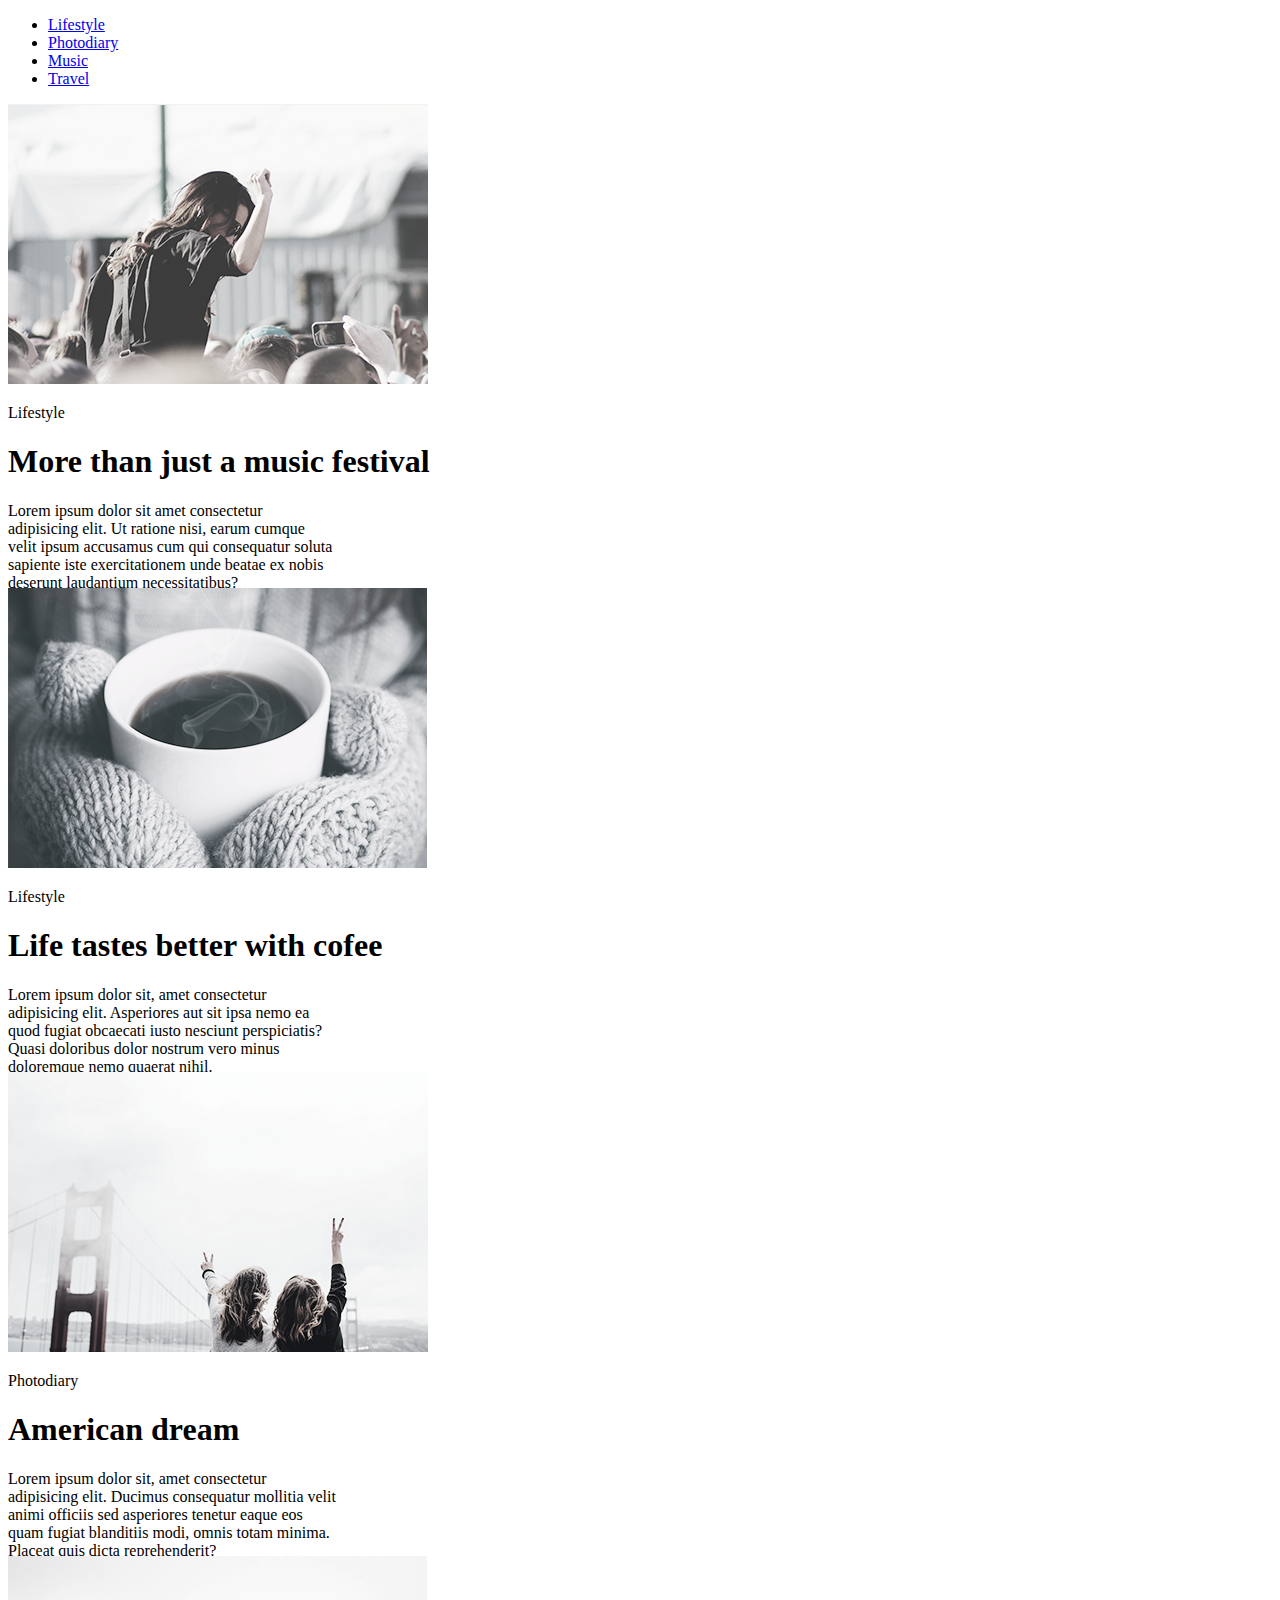
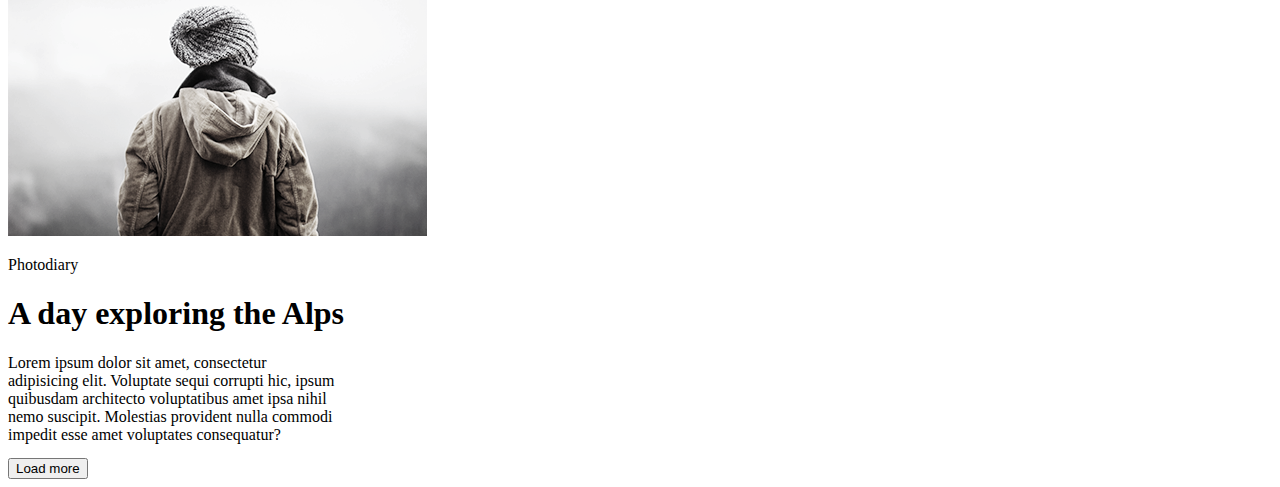
<file: homework-1/index.html>
<!DOCTYPE html>
<html lang="en">
<head>
    <meta charset="UTF-8">
    <meta name="viewport" content="width=device-width, initial-scale=1.0">
    <title>Vlog for Matsur</title>
</head>
<body>
<ul>
 <li>
     <a href="#">Lifestyle</a>
 </li>
 <li>
     <a href="#">Photodiary</a>
 </li>
 <li>
     <a href="#">Music</a>
 </li>
 <li>
     <a href="#">Travel</a>
 </li>
</ul>
    <img src="images/homework-01 (2).png" alt="Дівчина"  >

    <p>Lifestyle</p>

    <h1>More than just a music festival</h1>

    <p style="height:70px ; width:26% ;">Lorem ipsum dolor sit amet consectetur adipisicing elit. Ut ratione nisi, earum cumque velit ipsum accusamus cum qui consequatur soluta sapiente iste exercitationem unde beatae ex nobis deserunt laudantium necessitatibus?</p>
     
    <img src="images/homework-01 (3).png" alt="Кофе"  >

    <p>Lifestyle</p>

    <h1>Life tastes better with cofee</h1>

    <p style="height:70px; width:26% ;">Lorem ipsum dolor sit, amet consectetur adipisicing elit. Asperiores aut sit ipsa nemo ea quod fugiat obcaecati iusto nesciunt perspiciatis? Quasi doloribus dolor nostrum vero minus doloremque nemo quaerat nihil.</p>

    <img src="images/homework-01 (4).png" alt="Міст">

    <p>Photodiary</p>

    <h1>American dream</h1>

    <p style="height:70px; width:26%;">Lorem ipsum dolor sit, amet consectetur adipisicing elit. Ducimus consequatur mollitia velit animi officiis sed asperiores tenetur eaque eos quam fugiat blanditiis modi, omnis totam minima. Placeat quis dicta reprehenderit?</p>

    <img src="images/homework-01 (5).png" alt="День в Альпах"images/homework-01 (2).png>

    <p>Photodiary</p>

    <h1>A day exploring the Alps</h1>

    <p style="height:70px; width:26%;">Lorem ipsum dolor sit amet, consectetur adipisicing elit. Voluptate sequi corrupti hic, ipsum quibusdam architecto voluptatibus amet ipsa nihil nemo suscipit. Molestias provident nulla commodi impedit esse amet voluptates consequatur?</p>

    <br>

    <button>Load more</button>

</body>

</html>
</file>
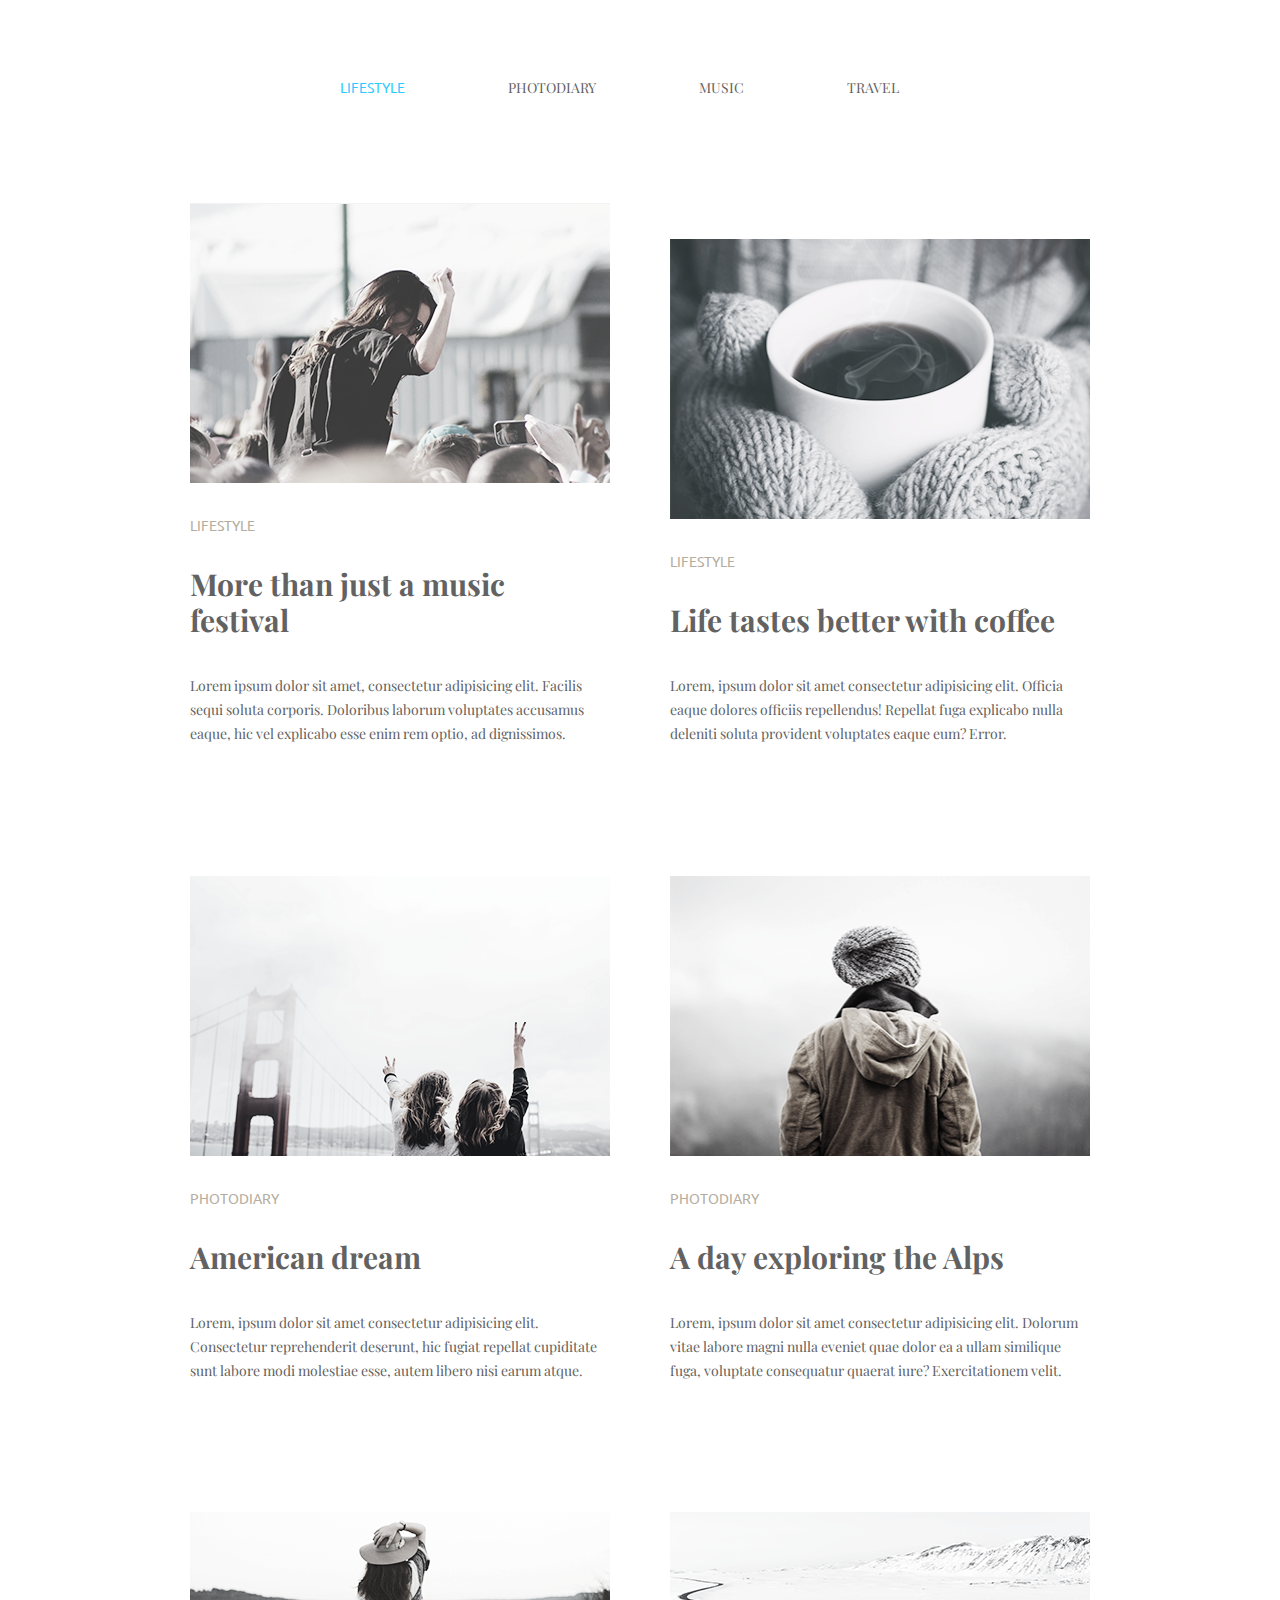
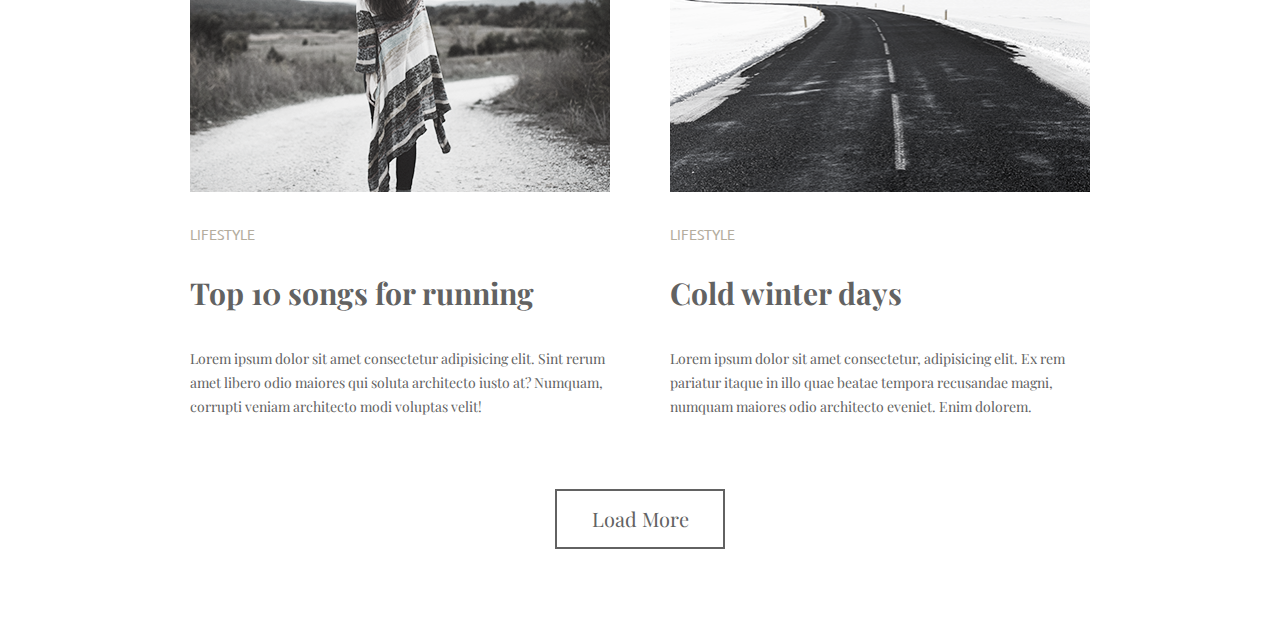
<file: homework-2/index.html>
<!DOCTYPE html>
<html lang="en">
<head>
  <meta charset="UTF-8">
  <meta name="viewport" content="width=device-width, initial-scale=1.0">
  <link href="https://fonts.googleapis.com/css2?family=Playfair+Display&family=Ubuntu:wght@300&display=swap" rel="stylesheet">
  <link rel="stylesheet" href="css/styles.css">
  <title>Yorgoindustries</title>
</head>
<body>
  <header class="header">
   <div class="container">
    <nav class="navigation">
      <ul>
        <li class="menu_item">
          <a href="#" class="menu_item_link1">LIFESTYLE</a>
        </li>
        <li class="menu_item">
          <a href="#" class="menu_item_link">PHOTODIARY</a>
        </li>
        <li class="menu_item">
          <a href="#" class="menu_item_link">MUSIC</a>
        </li>
        <li class="menu_item">
          <a href="#" class="menu_item_link">TRAVEL</a>
        </li>
      </ul>
    </nav>
   </div>
  </header>
  <main>
    <div class="container">
     <div class="lifestyle_container">

       <!-- Контейнер 1 -->

      <div class="lifestyle_box left">
        <div class="container_img">
          <img src="images/homework-01 (2).png" alt="Дівчина" height="280" width="420">
        </div>

        <p class="img_title">LIFESTYLE</p>
        <h2 class="title"> More than just a music festival</h2>
        <p class="content">Lorem ipsum dolor sit amet, consectetur adipisicing elit. Facilis sequi soluta corporis. Doloribus laborum voluptates accusamus eaque, hic vel explicabo esse enim rem optio, ad dignissimos. </p>
      </div>

      <!-- Контейнер 2 -->

      <div class="lifestyle_box right">
        <div class="container_img">
          <img src="images/homework-01 (3).png" alt="Кава" height="280" width="420">
        </div>

        <p class="img_title">LIFESTYLE</p>
        <h2 class="title">Life tastes better with coffee</h2>
        <p class="content">Lorem, ipsum dolor sit amet consectetur adipisicing elit. Officia eaque dolores officiis repellendus! Repellat fuga explicabo nulla deleniti soluta provident voluptates eaque eum? Error. </p>
      </div>

      <!-- Контейнер 3 -->

      <div class="lifestyle_box left">
        <div class="container_img">
          <img src="images/homework-01 (4).png" alt="Міст" height="280" width="420">
        </div>

        <p class="img_title">PHOTODIARY</p>
        <h2 class="title">American dream</h2>
        <p class="content">Lorem, ipsum dolor sit amet consectetur adipisicing elit. Consectetur reprehenderit deserunt, hic fugiat repellat cupiditate sunt labore modi molestiae esse, autem libero nisi earum atque.</p>
      </div>

      <!-- Контейнер 4 -->

      <div class="lifestyle_box right">
        <div class="container_img">
          <img src="images/homework-01 (5).png" alt="Хлопець" height="280" width="420">
        </div>

        <p class="img_title">PHOTODIARY</p>
        <h2 class="title">A day exploring the Alps</h2>
        <p class="content">Lorem, ipsum dolor sit amet consectetur adipisicing elit. Dolorum vitae labore magni nulla eveniet quae dolor ea a ullam similique fuga, voluptate consequatur quaerat iure? Exercitationem velit.</p>
      </div>

      <!-- Контейнер 5 -->

      <div class="lifestyle_box left">

        <div class="container_img">
          <img src="images/homework-02 (6).png" alt="Дівчина" height="280" width="420">
        </div>

        <p class="img_title">LIFESTYLE</p>
        <h2 class="title">Top 10 songs for running</h2>
        <p class="content">Lorem ipsum dolor sit amet consectetur adipisicing elit. Sint rerum amet libero odio maiores qui soluta architecto iusto at? Numquam, corrupti veniam architecto modi voluptas velit!</p>
      </div>

      <!-- Контейнер 6 -->

      <div class="lifestyle_box right">
        <div class="container_img">
          <img src="images/homework-02 (7).png" alt="Дорога" height="280" width="420">
        </div>

        <p class="img_title">LIFESTYLE</p>
        <h2 class="title">Cold winter days</h2>
        <p class="content">Lorem ipsum dolor sit amet consectetur, adipisicing elit. Ex rem pariatur itaque in illo quae beatae tempora recusandae magni, numquam maiores odio architecto eveniet. Enim dolorem.</p>
      </div>
    </div>
    </div>

    <!-- Кнопка -->
    
    <div class="btn">
      <button class="load-more">Load More</button>
    </div>
  </main>
</body>
</html>
</file>
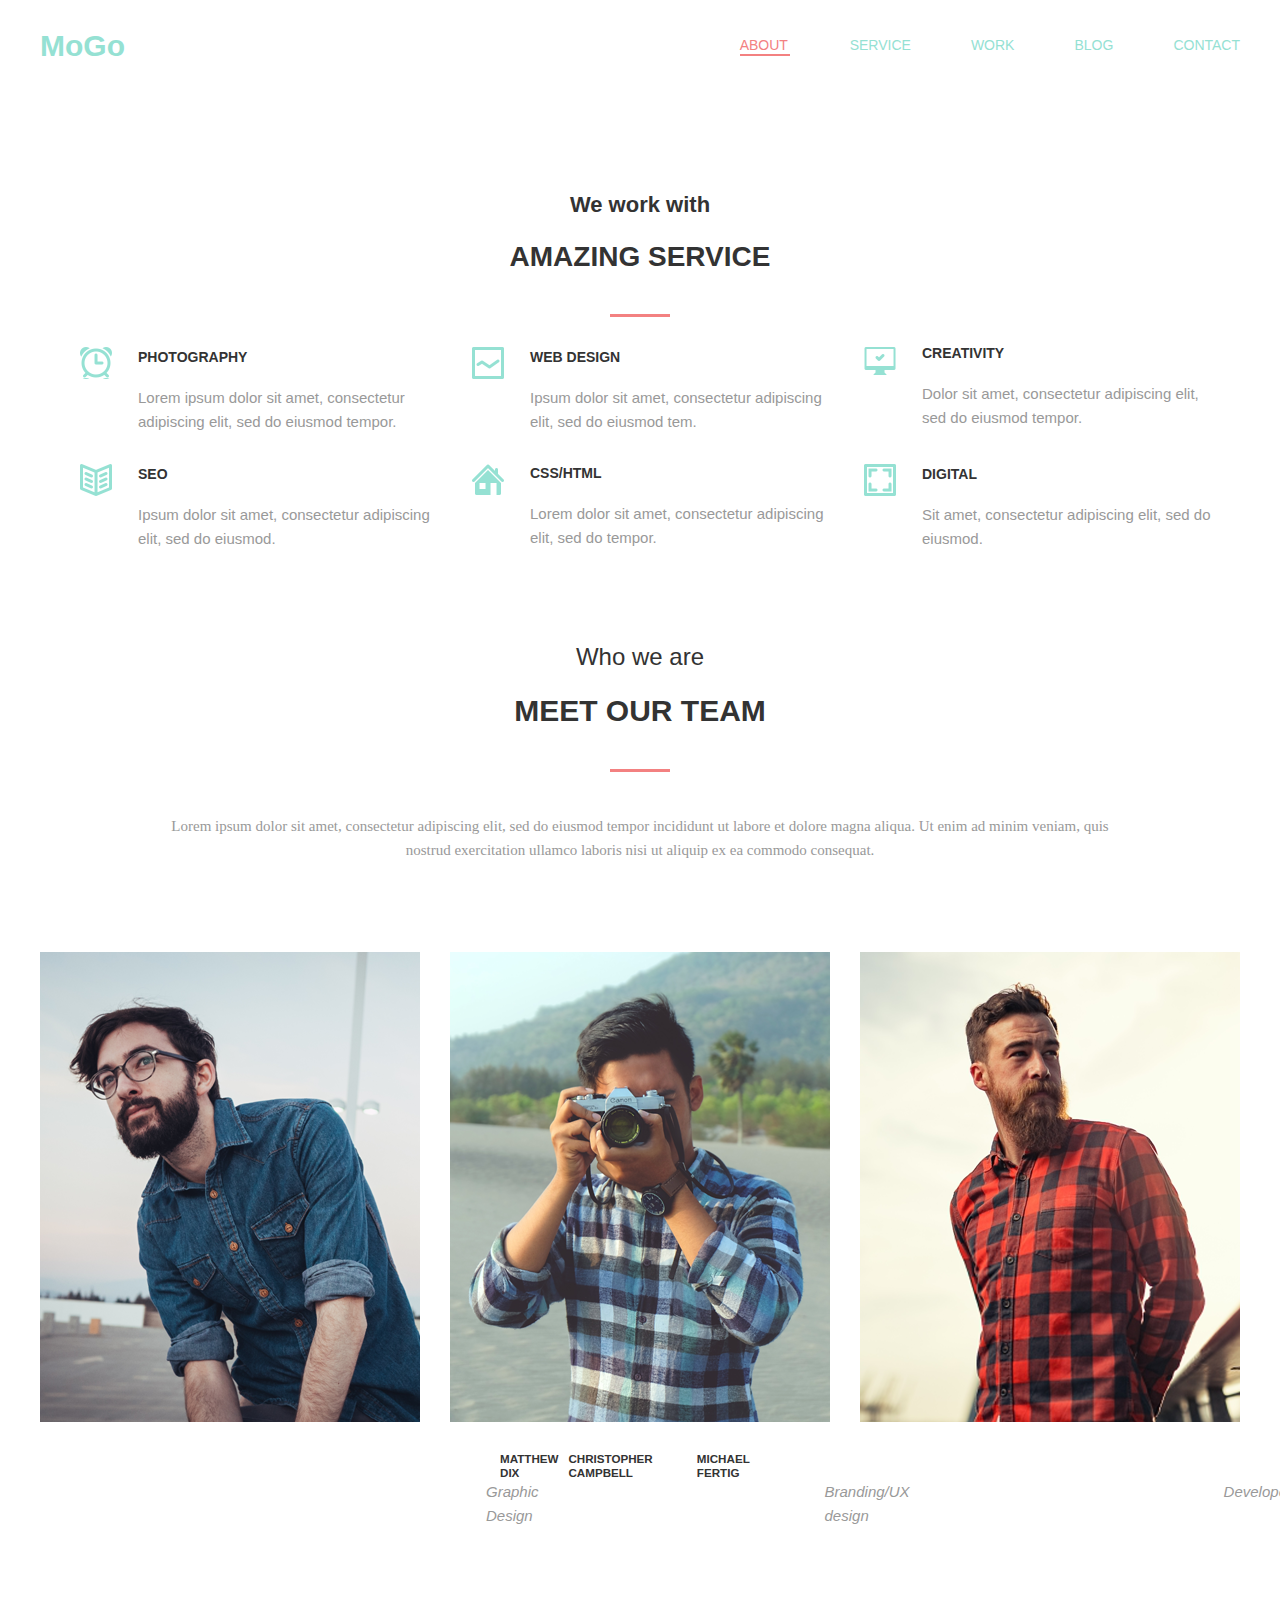
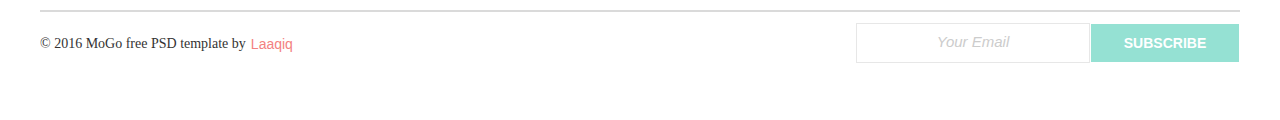
<file: homework-3/index.html>
<!DOCTYPE html>
<html lang="en">
<head>
    <meta charset="UTF-8">
    <meta name="viewport" content="width=device-width, initial-scale=1.0">
    <link rel="stylesheet" href="./css/style.css">
    <title>MoGo</title>
</head>
<body>
    <header class="header">
        <div class="container">
            <nav class="navigation">
                <div class="box-for-logo">
                    <a href="#" class="logo">MoGo</a>
                </div>
                <ul class="menu">
                    <li class="menu-item">
                        <a href="#" class="menu-item-link2">ABOUT</a>
                    </li>
                    <li class="menu-item">
                        <a href="#" class="menu-item-link">SERVICE</a>
                    </li>
                    <li class="menu-item">
                        <a href="#" class="menu-item-link">WORK</a>
                    </li>
                    <li class="menu-item">
                        <a href="#" class="menu-item-link">BLOG</a>
                    </li>
                    <li class="menu-item">
                        <a href="#" class="menu-item-link">CONTACT</a>
                    </li>
                </ul>
            </nav>
        </div>
    </header>
    <main>
        <p class="up-title">We work with</p>
        <h1 class="title">AMAZING SERVICE</h1>
        <div class="flex">
            <div class="line-flex"></div>
        </div>
        <section class="amazing">
            <div class="container">
                <div class="list">
                    <div class="offer-list"> <!-- 1 -->
                        <div class="title-text_1"> 
                            <div class="title-text">
                                <h3 class="title2">PHOTOGRAPHY</h3>
                                <p class="text">Lorem ipsum dolor sit amet, consectetur adipiscing elit, sed do eiusmod tempor.</p>
                            </div>
                        </div>
                    </div>
                    <div class="offer-list"> <!-- 2 -->
                        <div class="title-text_2"> 
                            <div class="title-text">
                                <h3 class="title2">WEB DESIGN</h3>
                                <p class="text">Ipsum dolor sit amet, consectetur adipiscing elit, sed do eiusmod tem.</p>
                            </div>
                        </div>
                    </div>
                    <div class="offer-list"> <!-- 3 -->
                        <div class="title-text_3"> 
                            <div class="title-text">
                                <h3 class="title2">CREATIVITY</h3>
                                <p class="text">Dolor sit amet, consectetur adipiscing elit, sed do eiusmod tempor.</p>
                            </div>
                        </div>
                    </div>
                    <div class="offer-list"> <!-- 4 -->
                        <div class="title-text_4"> 
                            <div class="title-text">
                                <h3 class="title2">SEO</h3>
                                <p class="text">Ipsum dolor sit amet, consectetur adipiscing elit, sed do eiusmod.</p>
                            </div>
                        </div>
                    </div>
                    <div class="offer-list"> <!-- 5 -->
                        <div class="title-text_5"> 
                            <div class="title-text">
                                <h3 class="title2">CSS/HTML</h3> 
                                <p class="text">Lorem dolor sit amet, consectetur adipiscing elit, sed do tempor.</p>
                            </div>
                        </div>
                    </div>
                    <div class="offer-list"> <!-- 6 -->
                        <div class="title-text_6"> 
                            <div class="title-text">
                                <h3 class="title2">DIGITAL</h3>
                                <p class="text">Sit amet, consectetur adipiscing elit, sed do eiusmod.</p>
                            </div>
                        </div>
                    </div>
                </div>
                <p class="up-title2">Who we are</p>
                <h3 class="title-2">MEET OUR TEAM</h3>
                <div class="flex1">
                    <div class="line-flex-1"></div>
                </div>
                <p class="un-title">Lorem ipsum dolor sit amet, consectetur adipiscing elit, sed do eiusmod tempor incididunt ut labore et dolore magna aliqua. 
                    Ut enim ad minim veniam, quis nostrud exercitation ullamco laboris nisi ut aliquip ex ea commodo consequat.
                </p>
            </div>
        </section>
        <section>
            <div class="up-footer">
                <div class="images">
                    <img class="image-1" src="./images/image-st.png" alt="Хлопець">
                    <img class="image-2" src="./images/image-ph.png" alt="Хлопець з Фотопаратом">
                    <img class="image-3" src="./images/image-man.png" alt="Чоловік з Бородою">
                </div>
                <div class="title_untitle">
                    <div class="h5">
                        <!-- 1 -->
                        <h5 class="st-up_imgtitle">MATTHEW DIX</h5>
                        <!-- 2 -->
                        <h5 class="ph-up_imgtitle">CHRISTOPHER CAMPBELL</h5>
                        <!-- 3 -->
                        <h5 class="man-up_imgtitle">MICHAEL FERTIG</h5>
                    </div>
                    <div class="p">
                        <!-- 1 -->
                        <p class="st-un_imgtitle">Graphic Design</p>
                        <!-- 2 -->
                        <p class="ph-un_imgtitle">Branding/UX design</p>
                        <!-- 3 -->
                        <p class="man-un_imgtitle">Developer</p>
                    </div>
                </div>
            </div>
        </section>
    </main>
    <footer>
        <div class="container">
            <div class="line"></div>
            <div class="text-button">
                <div class="text-yer">© 2016 MoGo free PSD template by <!-- Laaqiq -->
                    <a class="Laaqiq" href="#">Laaqiq</a>
                 </div>
                <div class="squre_button">
                    <div class="squre">Your Email</div>
                    <div class="button_all">
                       <form action="./php/auth.html" name="subscribe" method="GET" class="form">
                        <button class="button">SUBSCRIBE</button>
                       </form> 
                    </div>
                </div>
            </div>
        </div>
    </footer>
</body>
</html>
</file>
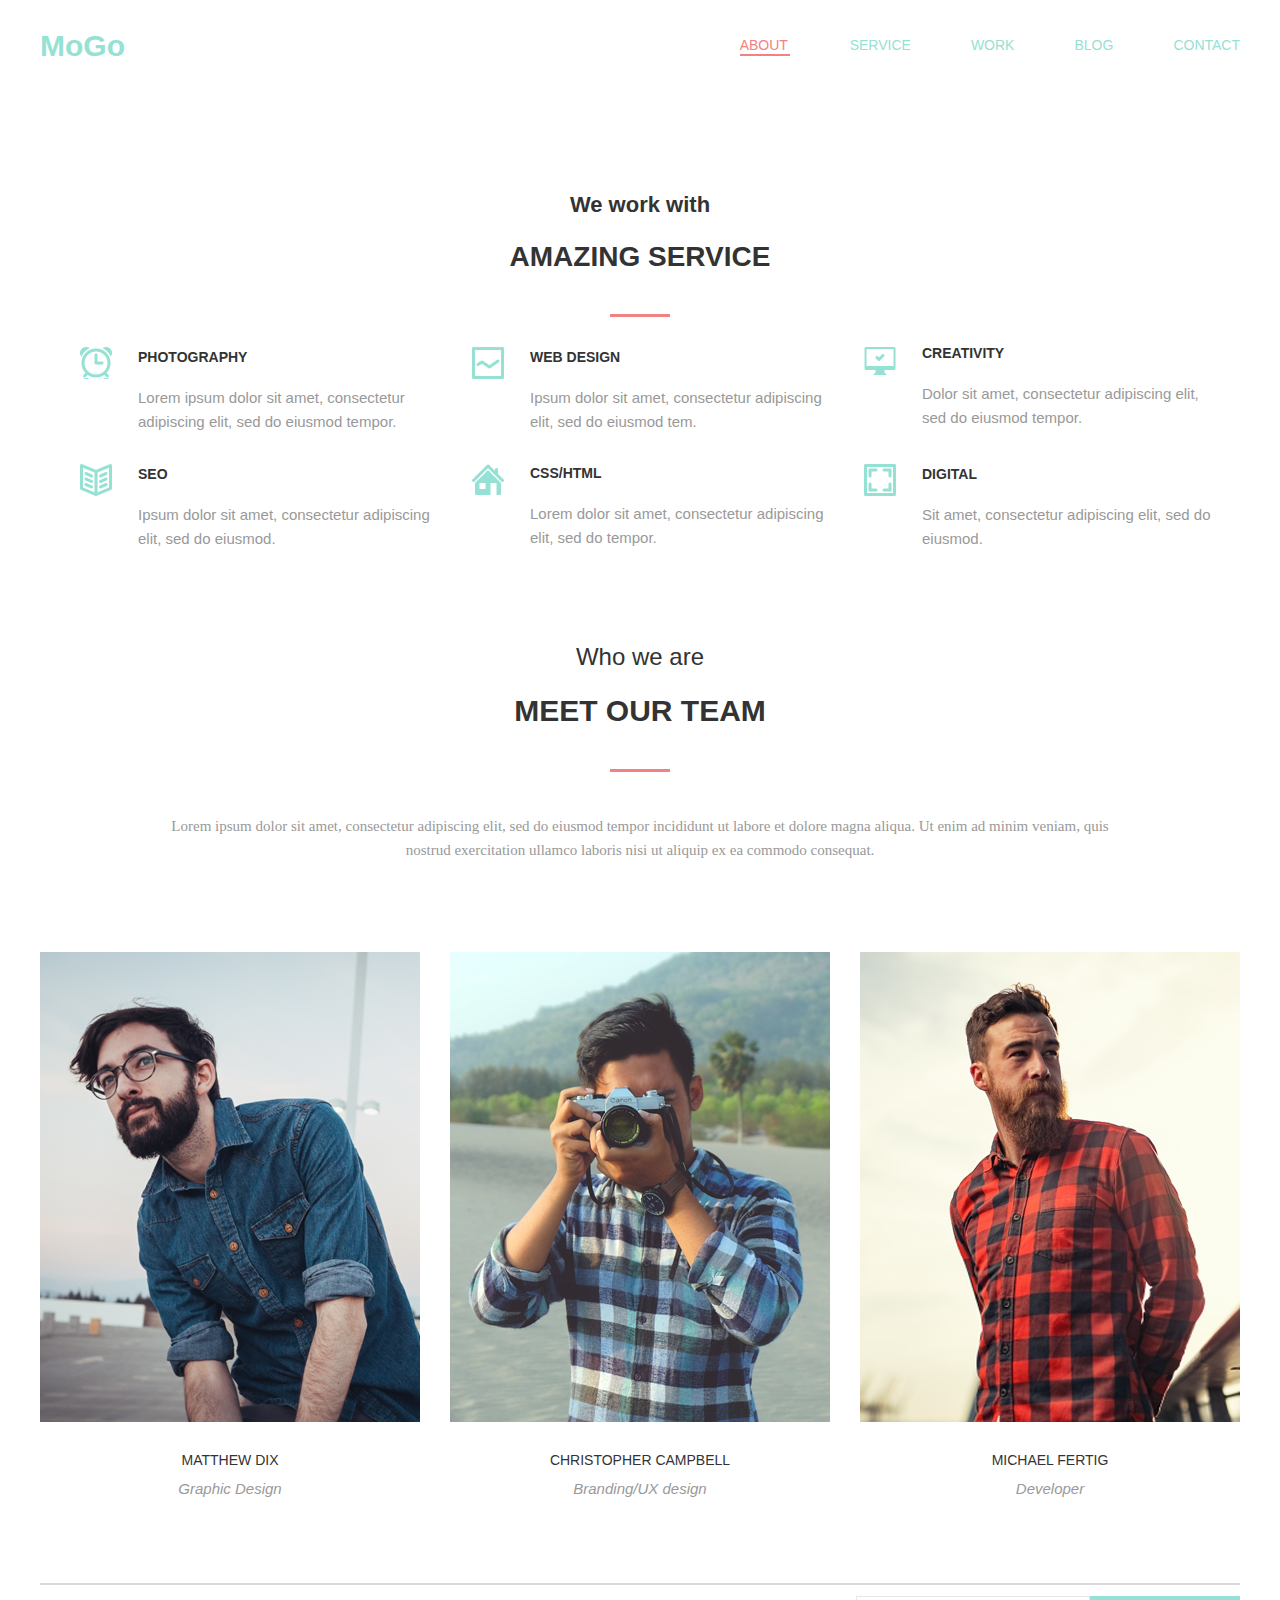
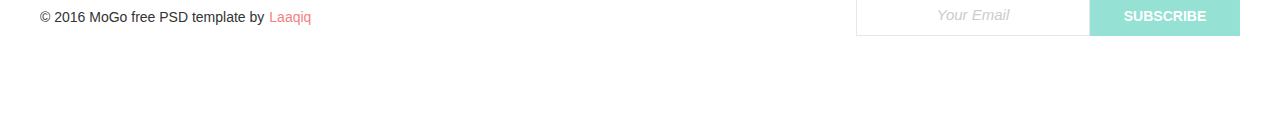
<file: homework-4/index.html>
<!DOCTYPE html>
<html lang="en">
<head>
    <meta charset="UTF-8">
    <meta name="viewport" content="width=device-width, initial-scale=1.0">
    <link rel="stylesheet" href="./css/style.css">
    <title>MoGo</title>
</head>
<body>
    <header class="header">
        <div class="container">
            <nav class="navigation">
                <div class="box-for-logo">
                    <div class="logo">MoGo</div>
                </div>
                <ul class="menu">
                    <li class="menu-item">
                        <a href="#" class="menu-item-link2">ABOUT</a>
                    </li>
                    <li class="menu-item">
                        <a href="#" class="menu-item-link">SERVICE</a>
                    </li>
                    <li class="menu-item">
                        <a href="#" class="menu-item-link">WORK</a>
                    </li>
                    <li class="menu-item">
                        <a href="#" class="menu-item-link">BLOG</a>
                    </li>
                    <li class="menu-item">
                        <a href="#" class="menu-item-link">CONTACT</a>
                    </li>
                </ul>
            </nav>
        </div>
    </header>
    <main>
        <p class="up-title">We work with</p>
        <h1 class="title">AMAZING SERVICE</h1>
        <div class="flex">
            <div class="line-flex"></div>
        </div>
        <section class="amazing">
            <div class="container">
                <div class="list">
                    <div class="offer-list"> <!-- 1 -->
                        <div class="title-text_1"> 
                            <div class="title-text">
                                <h3 class="title2">PHOTOGRAPHY</h3>
                                <p class="text">Lorem ipsum dolor sit amet, consectetur adipiscing elit, sed do eiusmod tempor.</p>
                            </div>
                        </div>
                    </div>
                    <div class="offer-list"> <!-- 2 -->
                        <div class="title-text_2"> 
                            <div class="title-text">
                                <h3 class="title2">WEB DESIGN</h3>
                                <p class="text">Ipsum dolor sit amet, consectetur adipiscing elit, sed do eiusmod tem.</p>
                            </div>
                        </div>
                    </div>
                    <div class="offer-list"> <!-- 3 -->
                        <div class="title-text_3"> 
                            <div class="title-text">
                                <h3 class="title2">CREATIVITY</h3>
                                <p class="text">Dolor sit amet, consectetur adipiscing elit, sed do eiusmod tempor.</p>
                            </div>
                        </div>
                    </div>
                    <div class="offer-list"> <!-- 4 -->
                        <div class="title-text_4"> 
                            <div class="title-text">
                                <h3 class="title2">SEO</h3>
                                <p class="text">Ipsum dolor sit amet, consectetur adipiscing elit, sed do eiusmod.</p>
                            </div>
                        </div>
                    </div>
                    <div class="offer-list"> <!-- 5 -->
                        <div class="title-text_5"> 
                            <div class="title-text">
                                <h3 class="title2">CSS/HTML</h3> 
                                <p class="text">Lorem dolor sit amet, consectetur adipiscing elit, sed do tempor.</p>
                            </div>
                        </div>
                    </div>
                    <div class="offer-list"> <!-- 6 -->
                        <div class="title-text_6"> 
                            <div class="title-text">
                                <h3 class="title2">DIGITAL</h3>
                                <p class="text">Sit amet, consectetur adipiscing elit, sed do eiusmod.</p>
                            </div>
                        </div>
                    </div>
                </div>
                <p class="up-title2">Who we are</p>
                <h3 class="title-2">MEET OUR TEAM</h3>
                <div class="flex1">
                    <div class="line-flex-1"></div>
                </div>
                <p class="un-title">Lorem ipsum dolor sit amet, consectetur adipiscing elit, sed do eiusmod tempor incididunt ut labore et dolore magna aliqua. 
                    Ut enim ad minim veniam, quis nostrud exercitation ullamco laboris nisi ut aliquip ex ea commodo consequat.
                </p>
            </div>
        </section>
        <section>
            <div class="up-footer">
                <div class="images">
                    <div class="image-item">
                        <div class="img-hover_efekt">
                            <img src="./images/image-st.png" alt="Хлопець">
                            <div class="hover-container">
                                <div class="links">
                                    <a class="link-soc" href="#"><img src="./images/icons/facebook.png" alt="facebook"></a>
                                    <a class="link-soc" href="#"><img src="./images/icons/twitter.png" alt="twitter"></a>
                                    <a class="link-soc" href="#"><img src="./images/icons/pinterest.png" alt="pinterest"></a>
                                    <a class="link-soc" href="#"><img src="./images/icons/instagram.png" alt="instagram"></a>
                                </div>
                            </div>
                        </div>
                        <p class="name">MATTHEW DIX</p>
                        <p class="job">Graphic Design</p>
                    </div>
                    <div class="image-item">
                        <div class="img-hover_efekt">
                            <img src="./images/image-ph.png" alt="Хлопець з Фотопаратом">
                            <div class="hover-container">
                                <div class="links">
                                    <a class="link-soc" href="#"><img src="./images/icons/facebook.png" alt="facebook"></a>
                                    <a class="link-soc" href="#"><img src="./images/icons/twitter.png" alt="twitter"></a>
                                    <a class="link-soc" href="#"><img src="./images/icons/pinterest.png" alt="pinterest"></a>
                                    <a class="link-soc" href="#"><img src="./images/icons/instagram.png" alt="instagram"></a>
                                </div>
                            </div>
                        </div>
                        <p class="name">CHRISTOPHER CAMPBELL</p>
                        <p class="job">Branding/UX design</p>
                    </div>
                    <div class="image-item">
                        <div class="img-hover_efekt">
                            <img src="./images/image-man.png" alt="Чоловік з Бородою">
                            <div class="hover-container">
                                <div class="links">
                                    <a class="link-soc" href="#"><img src="./images/icons/facebook.png" alt="facebook"></a>
                                    <a class="link-soc" href="#"><img src="./images/icons/twitter.png" alt="twitter"></a>
                                    <a class="link-soc" href="#"><img src="./images/icons/pinterest.png" alt="pinterest"></a>
                                    <a class="link-soc" href="#"><img src="./images/icons/instagram.png" alt="instagram"></a>
                                </div>
                            </div>
                        </div>
                        <p class="name">MICHAEL FERTIG</p>
                        <p class="job">Developer</p>
                    </div>
                </div>
            </div>
        </section>
    </main>
    <footer>
        <div class="container">
            <div class="line"></div>
            <div class="text-button">
                <div class="text-yer">© 2016 MoGo free PSD template by <!--Laaqiq-->
                    <a class="Laaqiq" href="#">Laaqiq</a>
                </div>
                <div class="squre_button">
                    <div class="squre">Your Email</div>
                    <div class="button_all">
                        <form action="./php/auth.html" name="subscribe" method="GET" class="form">
                        <button class="button">SUBSCRIBE</button>
                       </form> 
                   </div>
                </div>
            </div>
        </div>
    </footer>
</body>
</html>
</file>
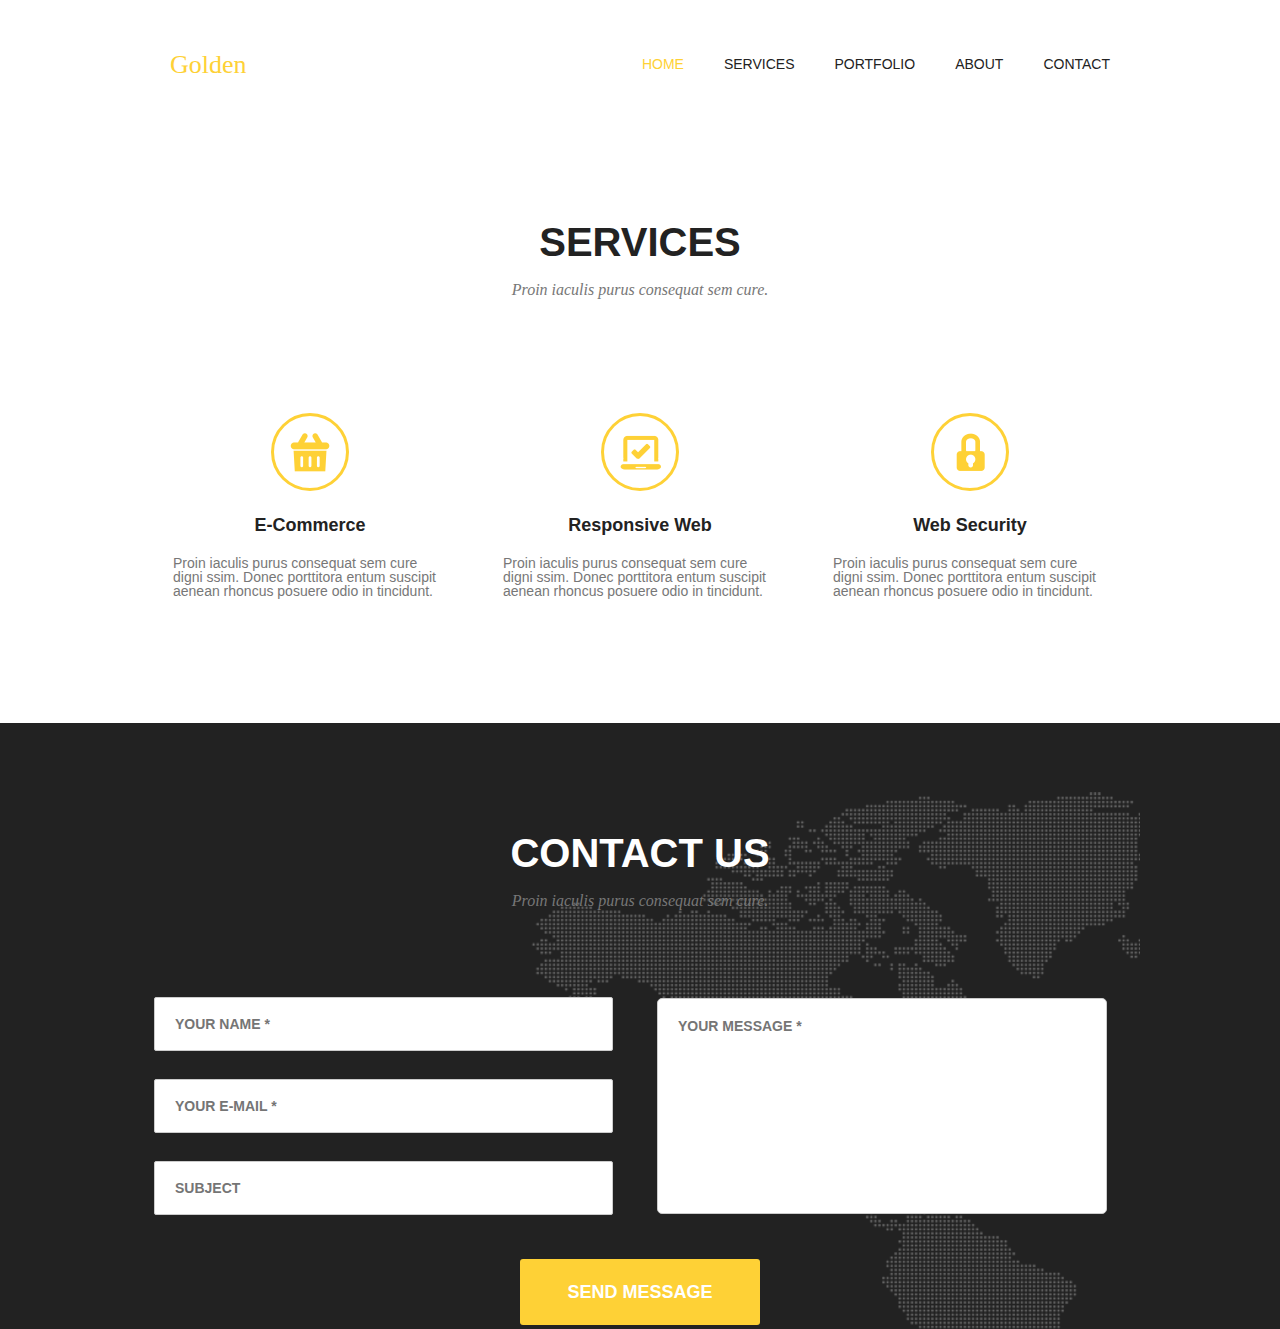
<file: homework-5/index.html>
<!DOCTYPE html>
<html lang="en">
<head>
    <meta charset="UTF-8">
    <meta http-equiv="X-UA-Compatible" content="IE=edge">
    <meta name="viewport" content="width=device-width, initial-scale=1.0">
    <link rel="stylesheet" href="./css/style.css">
    <title>Golden</title>
</head>
<body>
    <header class="header">
        <div class="container">
            <nav class="navigation">
                <div class="logo-box">
                    <div class="logo">Golden</div>
                </div>
                <ul class="menu">
                    <li class="menu-item">
                        <a href="#" class="menu-item-link2">HOME</a>
                    </li>
                    <li class="menu-item">
                        <a href="#" class="menu-item-link">SERVICES</a>
                    </li>
                    <li class="menu-item">
                        <a href="#" class="menu-item-link">PORTFOLIO</a>
                    </li>
                    <li class="menu-item">
                        <a href="#" class="menu-item-link">ABOUT</a>
                    </li>
                    <li class="menu-item">
                        <a href="#" class="menu-item-link">CONTACT</a>
                    </li>
                </ul>
            </nav>
        </div>
    </header>
    <main>
        <h1 class="title">SERVICES</h1>
        <p class="un-title">Proin iaculis purus consequat sem cure.</p>
        <div class="all">
            <div class="block">
                <h3 class="box-title commerce">E-Commerce</h3>
                <p class="un-title_box">Proin iaculis purus consequat sem cure 
                    digni ssim. Donec porttitora entum suscipit 
                    aenean rhoncus posuere odio in tincidunt.
                </p>
            </div>
            <div class="block">
                <h3 class="box-title responsive">Responsive Web</h3>
                <p class="un-title_box">Proin iaculis purus consequat sem cure 
                    digni ssim. Donec porttitora entum suscipit 
                    aenean rhoncus posuere odio in tincidunt.
                </p>
            </div>
            <div class="block">
                <h3 class="box-title security">Web Security</h3>
                <p class="un-title_box">Proin iaculis purus consequat sem cure 
                    digni ssim. Donec porttitora entum suscipit 
                    aenean rhoncus posuere odio in tincidunt.
                </p>
            </div>
        </div>
    </main>
    <footer class="footer">
        <div class="fon">
            <h2 class="contact-us">CONTACT US</h2>
            <p class="sub-title">Proin iaculis purus consequat sem cure.</p>
                <form action="./php/auth.html" name="register" method="GET" class="form">
                    <div class="message_sure">
                        <div class="box-sure">
                            <div class="sure">
                                <input type="text" name="user-name" inputmode="text" required placeholder="YOUR NAME *" minlength="2" maxlength="20"  class="name">
                            </div>
                            <div class="sure">
                                <input type="email" name="user-email" inputmode="email" required placeholder="YOUR E-MAIL *" minlength="10" maxlength="30" class="email">
                            </div>
                            <div class="sure">
                                <input type="text" name="subject" inputmode="text" required placeholder="SUBJECT" minlength="4" maxlength="50" class="subject">
                            </div>
                        </div>
                        <div class="message">
                            <textarea name="message" id="#" placeholder="YOUR MESSAGE *" class="comments"></textarea>
                        </div>
                    </div>
                    <div class="btn">
                        <button class="send">SEND MESSAGE</button>
                    </div>  
                </form>
            </div>
        </footer>
    </body>
    </html>
</file>
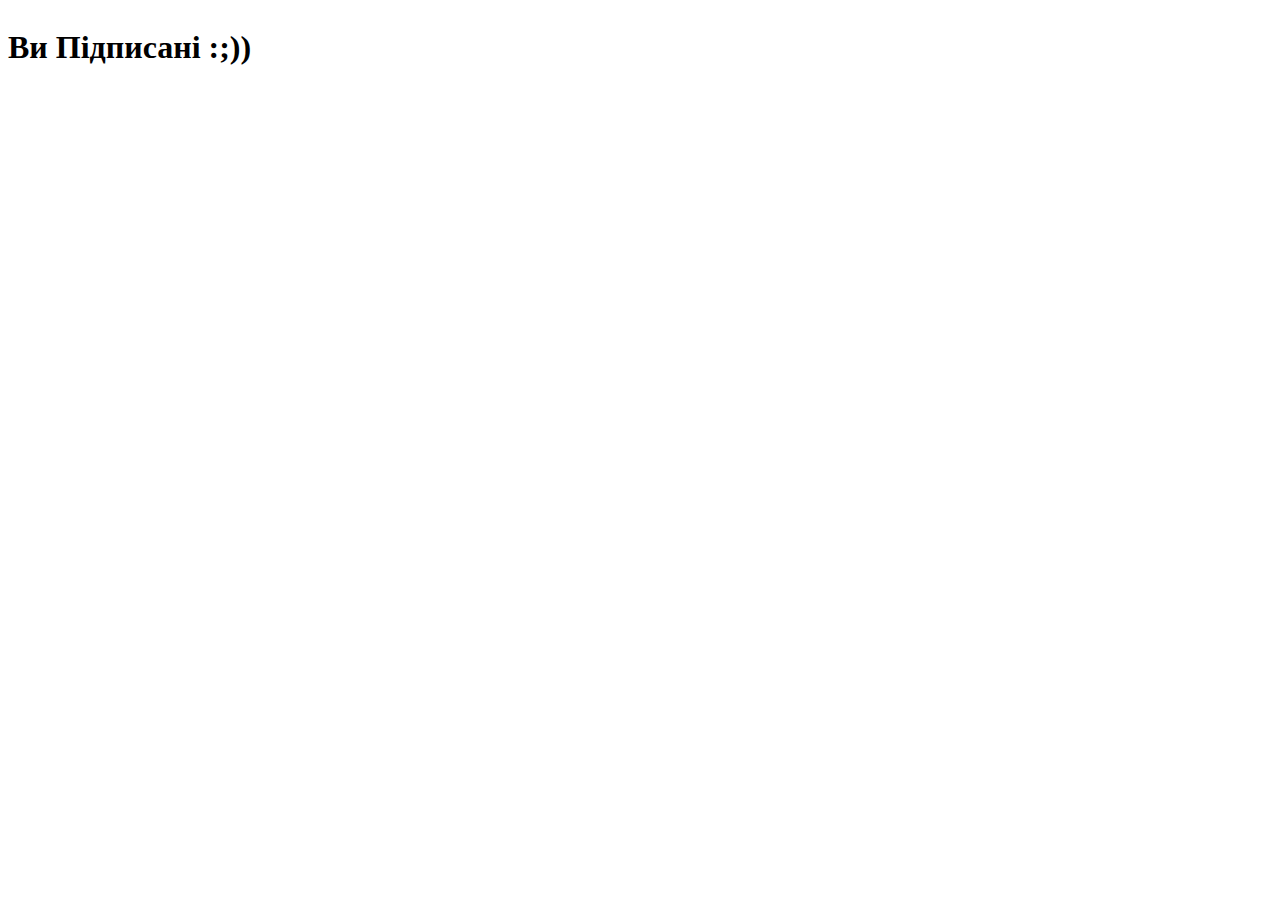
<file: homework-3/php/auth.html>
<!DOCTYPE html>
<html lang="en">
<head>
    <meta charset="UTF-8">
    <meta name="viewport" content="width=device-width, initial-scale=1.0">
    <link rel="stylesheet" href="./css/style.css">
    <title>Ви Підписані</title>
</head>
<body>
    <div class="end">
        <h1>Ви Підписані :;))</h1>
        <!-- <img class="emojy"  src="../images/emojy/smile.png" alt="Смайлик )"> -->
    </div>
</body>
</html>
</file>
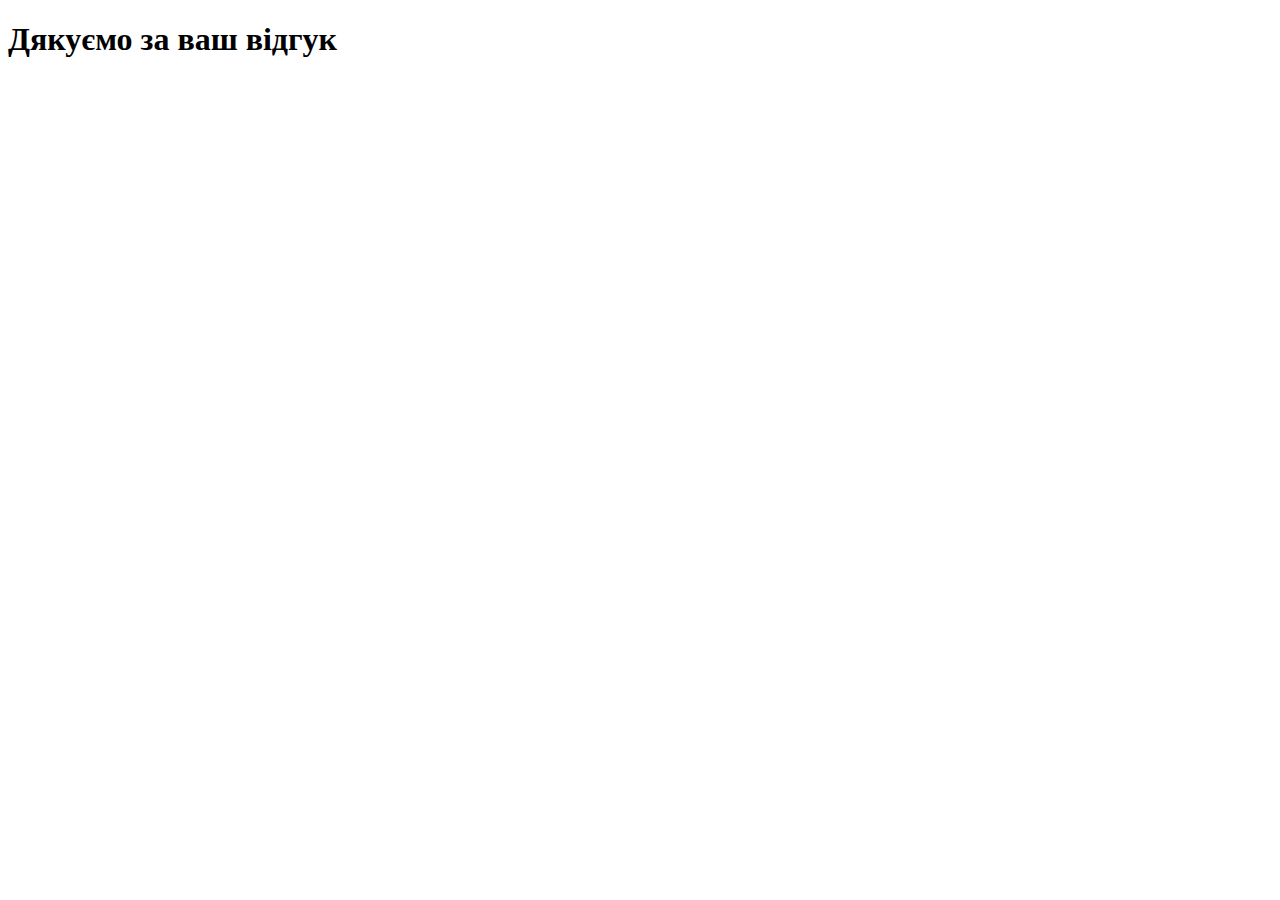
<file: homework-5/php/auth.html>
<!DOCTYPE html>
<html lang="en">
<head>
    <meta charset="UTF-8">
    <meta http-equiv="X-UA-Compatible" content="IE=edge">
    <meta name="viewport" content="width=device-width, initial-scale=1.0">
    <title>Golden</title>
</head>
<body>
    <h1>Дякуємо за ваш відгук</h1>
</body>
</html>
</file>
<file: homework-2/css/styles.css>
* {
    margin: 0;
    padding: 0;
    box-sizing: border-box;
}

body {
    background-color: #fff;
    font-family: 'Playfair Display', serif;
    font-weight: normal;
    /* font-family: 'Ubuntu', sans-serif; */
    font-size: 14px;
    color: rgb(98, 98, 98);
}

ul {
    list-style: none;
}

a {
    text-decoration: none;
}

.container {
    max-width: 900px;
    margin: 0 auto;
}

.header {
    margin-top: 76px;
    margin-left: 300px;
    margin-bottom: 103px;
}

.menu {
    font-size: 0;
}

.menu_item {
    display: inline-block;
}

.menu_item:not(:last-child) {
    margin-right: 100px;
}

.menu_item_link {
    font-size: 14px;
    text-transform: uppercase;
    line-height: 1.714;
    text-align: center;
    color: rgb(98, 98, 98);
}

.menu_item_link:hover {
    color: rgba(0, 195, 255, 0.856);
    font-family: 'Ubuntu', sans-serif;
}

.menu_item_link1 {
    color: rgba(0, 195, 255, 0.856);
    font-family: 'Ubuntu', sans-serif;
}

.lifestyle_container {
    font-size: 0px;
}

.lifestyle_box {
    margin-bottom: 130px;
    display: inline-block;
    max-width: 50%;
    font-size: 14px;
    /* border:1px solid red */
}

.container_img {
    margin-bottom: 30px;
}

.img_title {
    margin-bottom: 32px;
     font-family: 'Ubuntu', sans-serif;
     color: rgb(180,173,158);
     text-transform: uppercase;
     line-height: 1.2;
     font-weight: 300px;
}

.title {
    font-size: 30px;
    line-height: 1.2;
    margin-bottom: 36px;
}

.content {
    line-height: 1.714;
}

.left {
    padding-right: 30px;
}

.right {
    padding-left: 30px;
}

.btn {
    text-align: center;
    margin: 0 auto;
    margin-top: -60px;
    margin-bottom: 69px;
    

}

.load-more {
   
    font-size: 20px;
    font-family: "Playfair Display", serif;
    color: rgb(98, 98, 98);
    line-height: 1.714;
    width: 170px;
    height: 60px;
    border-width: 2px;
    border-color: rgb(98, 98, 98);
    border-style: solid;
    background-color: #fff;
    cursor: pointer;  
}

/* font-size: 20px;
    font-family: "Playfair Display", serif;
    color: rgb(75, 72, 72);
    line-height: 58px;
    border:1px solid rgb(59, 59, 59);
    width: 170px;
    height: 60px;
    cursor: z; */
</file>
<file: homework-3/css/style.css>
/* montserrat-regular - latin_cyrillic-ext */
@font-face {
    font-family: 'Montserrat',sans-serif;
    font-style: normal;
    font-weight: 400;
    src: local(''),
         url('../fonts/montserrat-v15-latin_cyrillic-ext-regular.woff2') format('woff2'), /* Chrome 26+, Opera 23+, Firefox 39+ */
         url('../fonts/montserrat-v15-latin_cyrillic-ext-regular.woff') format('woff'); /* Chrome 6+, Firefox 3.6+, IE 9+, Safari 5.1+ */
}
  /* montserrat-700 - latin_cyrillic-ext */
  @font-face {
    font-family: 'Montserrat',sans-serif;
    font-style: normal;
    font-weight: 700;
    src: local(''),
         url('../fonts/montserrat-v15-latin_cyrillic-ext-700.woff2') format('woff2'), /* Chrome 26+, Opera 23+, Firefox 39+ */
         url('../fonts/montserrat-v15-latin_cyrillic-ext-700.woff') format('woff'); /* Chrome 6+, Firefox 3.6+, IE 9+, Safari 5.1+ */
}

  /* kaushan-script-regular - latin */
@font-face {
    font-family: 'Kaushan Script',sans-serif;
    font-style: normal;
    font-weight: 400;
    src: local(''),
         url('../fonts/kaushan-script-v9-latin-regular.woff2') format('woff2'), /* Chrome 26+, Opera 23+, Firefox 39+ */
         url('../fonts/kaushan-script-v9-latin-regular.woff') format('woff'); /* Chrome 6+, Firefox 3.6+, IE 9+, Safari 5.1+ */
}

/* roboto-regular - latin_cyrillic-ext */
@font-face {
    font-family: 'Roboto',sans-serif;
    font-style: normal;
    font-weight: 400;
    src: local(''),
         url('../fonts/roboto-v20-latin_cyrillic-ext-regular.woff2') format('woff2'), /* Chrome 26+, Opera 23+, Firefox 39+ */
         url('../fonts/roboto-v20-latin_cyrillic-ext-regular.woff') format('woff'); /* Chrome 6+, Firefox 3.6+, IE 9+, Safari 5.1+ */
}

/* roboto-300italic - latin_cyrillic-ext */
@font-face {
    font-family: 'Roboto' ,sans-serif;
    font-style: italic;
    font-weight: 300;
    src: local(''),
         url('../fonts/roboto-v20-latin_cyrillic-ext-300italic.woff2') format('woff2'), /* Chrome 26+, Opera 23+, Firefox 39+ */
         url('../fonts/roboto-v20-latin_cyrillic-ext-300italic.woff') format('woff'); /* Chrome 6+, Firefox 3.6+, IE 9+, Safari 5.1+ */
  }
  /* roboto-regular - latin_cyrillic-ext */
  @font-face {
    font-family: 'Roboto' ,sans-serif;
    font-style: normal;
    font-weight: 400;
    src: local(''),
         url('../fonts/roboto-v20-latin_cyrillic-ext-regular.woff2') format('woff2'), /* Chrome 26+, Opera 23+, Firefox 39+ */
         url('../fonts/roboto-v20-latin_cyrillic-ext-regular.woff') format('woff'); /* Chrome 6+, Firefox 3.6+, IE 9+, Safari 5.1+ */
  }

*{
    margin: 0;
    padding:0 ;
    box-sizing:border-box;
}

body{
    background-color: #fff;
    height: 1720px;
}

ul{
    list-style: none;
}

a{
    text-decoration: none;
}

.header{
    padding-top: 28px;
}

.container{
    max-width: 1200px;
    margin: 0 auto;
}

.navigation{
    display: flex;
    justify-content: space-between;
    align-items: center;
}

.box-for-logo {
   display: inline-block;
}

.logo {
   font-size: 30px;
   font-family: 'Montserrat',sans-serif;
   color:#95e1d3;
   font-weight: bold;
   line-height: 1.2;   
}

.menu {
    display:flex
}

.menu-item {
}

.menu-item:not(:last-child) {
    margin-right: 60px;
}

.menu-item-link { 
    font-size: 14px;
    color: #95e1d3;
    font-family: 'Montserrat',sans-serif;
    font-weight:400;
    line-height: 1.2;  
}

.menu-item-link::after {
    content: "";
    display: block;
    background-color:#f38181;
    height: 2px;
    width: 0px;
    transition: .3s linear all;
 }

.menu-item-link:hover::after {
    width: 100%;
    color:#f38181;
}

.menu-item-link2 {
    font-size: 14px;
    color:#f38181;
    font-family: 'Montserrat',sans-serif;
}

.menu-item-link2::after {
    content: "";
    display: block;
    background-color:#f38181;
    height: 2px;
    width: 50px;
}

.up-title {
    font-size: 22px;
    font-family: 'Kaushan Script',sans-serif;
    font-style: normal;
    font-weight: bold;
    color: rgb(51, 51, 51);
    line-height: 1.2;
    text-align: center;
    margin-top: 128px;
}
.title {
    font-size: 28px;
    font-family: 'Montserrat',sans-serif;
    font-weight: bold;
    color: rgb(51, 51, 51);
    line-height: 1.2;
    text-align: center;  
    margin-top: 22px; 
}

.title::after {
    content: "";
    display: flex;
    background-color:#f38181;
    width: 60px;
    height: 3px;
    margin: 0 auto;
    margin-top: 40px;
}


/* First section:<Amazing-service> */


.list {
    display: flex;
    flex-wrap: wrap;
}

.offer-list {
    width: 392px;
    background-color: #fff;
    /* margin-right: 4px;
    margin-left: 4px; */
    
}

/* .offer-list::before {
    content: "";
    display: block;
    height: 32px;
    width: 32px;
    margin-right: 20px;
    background: #ffffff url(../images/icons/image.png) 
} */

.title-text {
    margin-left: 98px;
    margin-top: -30px;
}

.title-text_1::before {
    content: "";
    display: block;
    height: 32px;
    width: 32px;
    margin-left: 40px;
    margin-top: 30px;
    background: #ffffff url(../images/icons/image_1.png)
}

.title-text_2::before {
    content: "";
    display: block;
    height: 32px;
    width: 32px;
    margin-left: 40px;
    margin-top: 30px;
    background: #ffffff url(../images/icons/image_2.png)
}
.title-text_3::before {
    content: "";
    display: block;
    height: 28px;
    width: 32px;
    margin-left: 40px;
    margin-top: 30px;
    background: #ffffff url(../images/icons/image_3.png)
}
.title-text_4::before {
    content: "";
    display: block;
    height: 32px;
    width: 32px;
    margin-left: 40px;
    margin-top: 30px;
    background: #ffffff url(../images/icons/image_4.png)
}
.title-text_5::before {
    content: "";
    display: block;
    height: 31px;
    width: 32px;
    margin-left: 40px;
    margin-top: 30px;
    background: #ffffff url(../images/icons/image_5.png)
}
.title-text_6::before {
    content: "";
    display: block;
    height: 32px;
    width: 32px;
    margin-left: 40px;
    margin-top: 30px;
    background: #ffffff url(../images/icons/image_6.png)
}

.title2 {
    font-size: 14px;
    font-family: 'Montserrat',sans-serif;
    color: rgb(51, 51, 51);
    line-height: 1.2;
    text-align: left;
    margin-bottom: 20px;
}

.text {
    font-size: 15px;
    font-family: 'Roboto',sans-serif;
    color: rgb(153, 153, 153);
    line-height: 1.6;
    text-align: left;
}

.up-title2 {
    font-size: 24px;
    font-family: 'Kaushan Script',sans-serif;
    color: rgb(51, 51, 51);
    line-height: 1.2;
    text-align: center; 
    margin-top: 92px; 
}

.title-2 {

    font-size: 30px;
    font-family: "Montserrat",sans-serif;
    color: rgb(51, 51, 51);
    font-weight: bold;
    line-height: 1.2;
    text-align: center; 
    margin-top: 22px; 
}

.title-2::after {
    content: "";
    display: flex;
    background-color:#f38181;
    width: 60px;
    height: 3px;
    margin:0 auto;
    margin-top: 40px;
}

.un-title {
    font-size: 15px;
    font-family: "Roboto";
    color: rgb(153, 153, 153);
    line-height: 1.6;
    text-align: center; 
    width: 942px;  
    margin: auto;
    margin-top:42px;
}

.up-footer {
}

.images {
    display: flex;
    justify-content: center;
    margin-top: 90px;
}


.image-1 {
    margin-right: 30px;
}

.image-2 {
    margin-right: 30px;
}

.image-3 {   
}

.up-un_imgtitle {
    display: flex;
    justify-content: center;
    margin-top: 40px;
}

.st-uptitle {
    margin-right: 306px;
    font-size: 14px;
    font-family: "Montserrat",sans-serif;
    color: rgb(51, 51, 51);
    text-transform: uppercase;
    line-height: 0;
    text-align: center;
    
}

.ph-uptitle {
    margin-right: -80px;
    font-size: 14px;
    font-family: "Montserrat",sans-serif;
    color: rgb(51, 51, 51);
    text-transform: uppercase;
    line-height: 0;
    text-align: center;
    
    
}

.man-uptitle {
    margin-left: 340px;
    font-size: 14px;
    font-family: "Montserrat" ,sans-serif;
    color: rgb(51, 51, 51);
    text-transform: uppercase;
    line-height: 0;
    text-align: center;
}

/* ------------------------------------------------------------------------------- */

.title_untitle {
}

.h5 {
    margin-top: 30px;
    font-size: 14px;
    font-family: "Montserrat" ,sans-serif;
    color: rgb(51, 51, 51);
    text-transform: uppercase;
    line-height: 1.2;
}

.h5:nth-child(odd) {    
    display: flex;
    justify-content: space-between;  
    margin-left: 500px;
}


.st-up_imgtitle {
    
}

.ph-up_imgtitle {
    
}

.man-up_imgtitle {
    margin-right: 500px ;
}

/* ----------------------------------P------------------------------------------ */
.p {
    display: flex;
    font-size: 15px;
    font-family: "Roboto" ,sans-serif;
    color: rgb(153, 153, 153);
    font-style: italic;
    line-height: 1.6;
}

.st-un_imgtitle {
    margin-left:486px;
}

.ph-un_imgtitle{
    margin-left: 286px;
}

.man-un_imgtitle {
    margin-left: 314px;
}






/* ----------------------------------------------------------------------------- */



/* ----------------------FOOTER-------------------- */



.container {
    max-width: 1200px;
}

.line {
    background-color: rgb(218, 218, 218);
    width: 1200px;
    height: 2px;
    margin-top: 82px;
}

.text-button {
}

.squre_button {
    display: flex;
    margin-top: -30px;
    justify-content: flex-end;
    /* margin-left: 820px; */
}

.squre { 
    border-style: solid;
    border-width: 1px;
    border-color: rgb(231, 231, 231);
    background-color: rgb(255, 255, 255);
    left: 1334px;
    width: 234px;
    height: 40px; 
    font-size: 15px;
    font-family: 'Roboto' ,sans-serif;
    color: rgb(204, 204, 204);
    font-style: italic;
    line-height: 1.6;
    padding: 6px;
    text-align: center;     
}

.button_all {
}

.button {
    cursor: pointer;
    border-style: solid;
    border-width: 1px;
    border-color: rgb(255, 255, 255);
    background-color: rgb(149, 225, 211);
    width: 150px;
    height: 40px;
    font-size: 14px;
    font-family: "Montserrat" ,sans-serif;
    color: rgb(255, 255, 255);
    font-weight: bold;
    line-height: 1.2;
    outline: none;
}

.button:hover{
    border-color:rgb(149, 225, 211);
    box-shadow: 3px 3px 10px 0px rgb(182, 175, 150);
    -webkit-box-shadow: 3px 3px 10px 0px rgb(182, 175, 150);
    -moz-box-shadow: 3px 3px 10px 0px rgb(182, 175, 150);
    transition: .5s;
}

.text-yer {
    display: flex;
    margin-top: 24px;
    font-size: 14px;
    font-family: "Montserrat ,sans-serif";
    color:rgb(51, 51, 51); 
    line-height: 1.2;
    text-align: center;
}
 
 .Laaqiq {
    color: #f38181;
    margin-left: 5px;
    font-size: 14px;
    font-family: "Montserrat" ,sans-serif;
    line-height: 1.2;
}
</file>
<file: homework-4/css/style.css>
/* montserrat-regular - latin_cyrillic-ext */
@font-face {
    font-family: 'Montserrat',sans-serif;
    font-style: normal;
    font-weight: 400;
    src: local(''),
         url('../fonts/montserrat-v15-latin_cyrillic-ext-regular.woff2') format('woff2'), /* Chrome 26+, Opera 23+, Firefox 39+ */
         url('../fonts/montserrat-v15-latin_cyrillic-ext-regular.woff') format('woff'); /* Chrome 6+, Firefox 3.6+, IE 9+, Safari 5.1+ */
}
  /* montserrat-700 - latin_cyrillic-ext */
  @font-face {
    font-family: 'Montserrat',sans-serif;
    font-style: normal;
    font-weight: 700;
    src: local(''),
         url('../fonts/montserrat-v15-latin_cyrillic-ext-700.woff2') format('woff2'), /* Chrome 26+, Opera 23+, Firefox 39+ */
         url('../fonts/montserrat-v15-latin_cyrillic-ext-700.woff') format('woff'); /* Chrome 6+, Firefox 3.6+, IE 9+, Safari 5.1+ */
}

  /* kaushan-script-regular - latin */
@font-face {
    font-family: 'Kaushan Script',sans-serif;
    font-style: normal;
    font-weight: 400;
    src: local(''),
         url('../fonts/kaushan-script-v9-latin-regular.woff2') format('woff2'), /* Chrome 26+, Opera 23+, Firefox 39+ */
         url('../fonts/kaushan-script-v9-latin-regular.woff') format('woff'); /* Chrome 6+, Firefox 3.6+, IE 9+, Safari 5.1+ */
}

/* roboto-regular - latin_cyrillic-ext */
@font-face {
    font-family: 'Roboto',sans-serif;
    font-style: normal;
    font-weight: 400;
    src: local(''),
         url('../fonts/roboto-v20-latin_cyrillic-ext-regular.woff2') format('woff2'), /* Chrome 26+, Opera 23+, Firefox 39+ */
         url('../fonts/roboto-v20-latin_cyrillic-ext-regular.woff') format('woff'); /* Chrome 6+, Firefox 3.6+, IE 9+, Safari 5.1+ */
}

/* roboto-300italic - latin_cyrillic-ext */
@font-face {
    font-family: 'Roboto' ,sans-serif;
    font-style: italic;
    font-weight: 300;
    src: local(''),
         url('../fonts/roboto-v20-latin_cyrillic-ext-300italic.woff2') format('woff2'), /* Chrome 26+, Opera 23+, Firefox 39+ */
         url('../fonts/roboto-v20-latin_cyrillic-ext-300italic.woff') format('woff'); /* Chrome 6+, Firefox 3.6+, IE 9+, Safari 5.1+ */
  }
  /* roboto-regular - latin_cyrillic-ext */
  @font-face {
    font-family: 'Roboto' ,sans-serif;
    font-style: normal;
    font-weight: 400;
    src: local(''),
         url('../fonts/roboto-v20-latin_cyrillic-ext-regular.woff2') format('woff2'), /* Chrome 26+, Opera 23+, Firefox 39+ */
         url('../fonts/roboto-v20-latin_cyrillic-ext-regular.woff') format('woff'); /* Chrome 6+, Firefox 3.6+, IE 9+, Safari 5.1+ */
  }

*{
    margin: 0;
    padding:0 ;
    box-sizing:border-box;
}

body{
    background-color: #fff;
    height: 1720px;
}

ul{
    list-style: none;
}

a{
    text-decoration: none;
}

.header{
    padding-top: 28px;
}

.container{
    max-width: 1200px;
    margin: 0 auto;
}

.navigation{
    display: flex;
    justify-content: space-between;
    align-items: center;
}

.box-for-logo {
   display: inline-block;
}

.logo {
   font-size: 30px;
   font-family: 'Montserrat',sans-serif;
   color:#95e1d3;
   font-weight: bold;
   line-height: 1.2;   
}

.menu {
    display:flex
}

.menu-item {
}

.menu-item:not(:last-child) {
    margin-right: 60px;
}

.menu-item-link { 
    font-size: 14px;
    color: #95e1d3;
    font-family: 'Montserrat',sans-serif;
    font-weight:400;
    line-height: 1.2;  
}


.menu-item-link::after {
    content: "";
    display: block;
    background-color:#f38181;
    height: 2px;
    width: 0px;
    transition: .3s linear all;
 }

.menu-item-link:hover::after {
    width: 100%;
    color:#f38181;
}

.menu-item-link2 {
    font-size: 14px;
    color:#f38181;
    font-family: 'Montserrat',sans-serif;
}

.menu-item-link2::after {
    content: "";
    display: block;
    background-color:#f38181;
    height: 2px;
    width: 50px;
}

.up-title {
    font-size: 22px;
    font-family: 'Kaushan Script' ,sans-serif;
    font-style: normal;
    font-weight: bold;
    color: rgb(51, 51, 51);
    line-height: 1.2;
    text-align: center;
    margin-top: 128px;
}
.title {
    font-size: 28px;
    font-family: 'Montserrat',sans-serif;
    font-weight: bold;
    color: rgb(51, 51, 51);
    line-height: 1.2;
    text-align: center;  
    margin-top: 22px; 
}

.title::after {
    content: "";
    display: flex;
    background-color:#f38181;
    width: 60px;
    height: 3px;
    margin: 0 auto;
    margin-top: 40px;
}




/* First section:<Amazing-service> */


.list {
    display: flex;
    flex-wrap: wrap;
}

.offer-list {
    width: 392px;
    background-color: #fff;
}


.title-text {
    margin-left: 98px;
    margin-top: -30px;
}

.title-text_1::before {
    content: "";
    display: block;
    height: 32px;
    width: 32px;
    margin-left: 40px;
    margin-top: 30px;
    background: #ffffff url(../images/icons/image_1.png)
}

.title-text_2::before {
    content: "";
    display: block;
    height: 32px;
    width: 32px;
    margin-left: 40px;
    margin-top: 30px;
    background: #ffffff url(../images/icons/image_2.png)
}
.title-text_3::before {
    content: "";
    display: block;
    height: 28px;
    width: 32px;
    margin-left: 40px;
    margin-top: 30px;
    background: #ffffff url(../images/icons/image_3.png)
}
.title-text_4::before {
    content: "";
    display: block;
    height: 32px;
    width: 32px;
    margin-left: 40px;
    margin-top: 30px;
    background: #ffffff url(../images/icons/image_4.png)
}
.title-text_5::before {
    content: "";
    display: block;
    height: 31px;
    width: 32px;
    margin-left: 40px;
    margin-top: 30px;
    background: #ffffff url(../images/icons/image_5.png)
}
.title-text_6::before {
    content: "";
    display: block;
    height: 32px;
    width: 32px;
    margin-left: 40px;
    margin-top: 30px;
    background: #ffffff url(../images/icons/image_6.png)
}

.title2 {
    font-size: 14px;
    font-family: 'Montserrat',sans-serif;
    color: rgb(51, 51, 51);
    line-height: 1.2;
    text-align: left;
    margin-bottom: 20px;
}

.text {
    font-size: 15px;
    font-family: 'Roboto',sans-serif;
    color: rgb(153, 153, 153);
    line-height: 1.6;
    text-align: left;
}

.up-title2 {
    font-size: 24px;
    font-family: 'Kaushan Script',sans-serif;
    color: rgb(51, 51, 51);
    line-height: 1.2;
    text-align: center; 
    margin-top: 92px; 
}

.title-2 {

    font-size: 30px;
    font-family: "Montserrat",sans-serif;
    color: rgb(51, 51, 51);
    font-weight: bold;
    line-height: 1.2;
    text-align: center; 
    margin-top: 22px; 
}

.title-2::after {
    content: "";
    display: block;
    background-color:#f38181;
    width: 60px;
    height: 3px;
    margin:0 auto;
    margin-top: 40px;
}

.un-title {
    font-size: 15px;
    font-family: "Roboto";
    color: rgb(153, 153, 153);
    line-height: 1.6;
    text-align: center; 
    width: 942px;  
    margin: auto;
    margin-top:42px;
}

.up-footer {
}

 .images {
    display: flex;
    justify-content: center;
    margin-top: 90px;
}

.image-item {
    cursor: pointer; 
}

.image-item:hover .hover-container {
    top: 0;
}

.image-item:not(:last-child) {
    margin-right: 30px;
}


.name {
    margin-top: 30px;
    text-align: center;
    font-size: 14px;
    font-family: "Montserrat" ,sans-serif;
    color: rgb(51, 51, 51);
    text-transform: uppercase;
    line-height: 1.2;
}

.job {
    margin-top: 8px;
    text-align: center;
    font-size: 15px;
    font-family: "Roboto" ,sans-serif;
    color: rgb(153, 153, 153);
    font-style: italic;
    line-height: 1.6;
}

.img-hover_efekt {
    position: relative;
    width: 380px;
    height: 470px;
    overflow: hidden;
}

.img-hover_efekt >img {
    width: 100%;
    height: 100%;
    object-fit: cover;
}
.hover-container {
    display: flex;
    position: absolute;
    width: 100%;
    height: 100%;
    left: 0;
    top: 100%;
    background-image: linear-gradient( rgba(243,129,129,80%) 0%, rgba(252,227,138,92%) 100%);
    transition: all .5s linear;
}



.links {
    display: flex;
    align-items: center;
    justify-content: center;
    margin:auto auto 218px;
}
.link-soc {
    display: inline-flex;
    width: 56px;
    height: 56px; 
    background-color: rgb(252, 227, 138); 
    transition: .3s linear;
}

.link-soc img {
    margin: auto;
}

.link-soc:hover {
    background-color: rgb(149, 225, 211);
}

.container {
    max-width: 1200px;
}

.line {
    background-color: rgb(218, 218, 218);
    width: 1200px;
    height: 2px;
    margin-top: 82px;
}

.text-button {
}

.squre_button {
    display: flex;
    margin-top: -30px;
    justify-content: flex-end;
}

.text-yer {
    display: flex;
    margin-top: 24px;
    font-size: 14px;
    font-family: "Montserrat" ,sans-serif;
    color:rgb(51, 51, 51); 
    line-height: 1.2;
    text-align: center;
}

.Laaqiq {
    color: #f38181;
    margin-left: 5px;
    font-size: 14px;
    font-family: "Montserrat" ,sans-serif;
    line-height: 1.2;
}


.button_all{
    display: flex;
}

.squre {
    border-style: solid;
    border-width: 1px;
    border-color: rgb(231, 231, 231);
    background-color: rgb(255, 255, 255);
    left: 1334px;
    width: 234px;
    height: 40px; 
    font-size: 15px;
    font-family: 'Roboto' ,sans-serif;
    color: rgb(204, 204, 204);
    font-style: italic;
    line-height: 1.6;
    padding: 6px;
    text-align: center;    
    outline: none;
}

.button {
    border-style: solid;
    border-width: 1px;
    border-color: rgb(149, 225, 221);
    background-color: rgb(149, 225, 211);
    width: 150px;
    height: 40px;
    font-size: 14px;
    font-family: "Montserrat" ,sans-serif;
    color: rgb(255, 255, 255);
    font-weight: bold;
    line-height: 1.2;
    outline: none;
    cursor: pointer;
}

.button:hover{
    border-color:rgb(149, 225, 211);
    box-shadow: 3px 3px 10px 0px rgb(182, 175, 150);
    -webkit-box-shadow: 3px 3px 10px 0px rgb(182, 175, 150);
    -moz-box-shadow: 3px 3px 10px 0px rgb(182, 175, 150);
    transition: .5s;
}
</file>
<file: homework-5/css/style.css>
/* montserrat-regular - latin_cyrillic-ext */
@font-face {
    font-family: 'Montserrat',sans-serif;
    font-style: normal;
    font-weight: 400;
    src: local(''),
         url('../fonts/montserrat-v15-latin_cyrillic-ext-regular.woff2') format('woff2'), /* Chrome 26+, Opera 23+, Firefox 39+ */
         url('../fonts/montserrat-v15-latin_cyrillic-ext-regular.woff') format('woff'); /* Chrome 6+, Firefox 3.6+, IE 9+, Safari 5.1+ */
}
  /* montserrat-700 - latin_cyrillic-ext */
  @font-face {
    font-family: 'Montserrat',sans-serif;
    font-style: normal;
    font-weight: 700;
    src: local(''),
         url('../fonts/montserrat-v15-latin_cyrillic-ext-700.woff2') format('woff2'), /* Chrome 26+, Opera 23+, Firefox 39+ */
         url('../fonts/montserrat-v15-latin_cyrillic-ext-700.woff') format('woff'); /* Chrome 6+, Firefox 3.6+, IE 9+, Safari 5.1+ */
}
 /* roboto-slab-regular - latin */
 @font-face {
    font-family: 'Roboto Slab';
    font-style: normal;
    font-weight: 400;
    src: local(''),
         url('../fonts/roboto-slab-v13-latin-regular.woff2') format('woff2'), /* Chrome 26+, Opera 23+, Firefox 39+ */
         url('../fonts/roboto-slab-v13-latin-regular.woff') format('woff'); /* Chrome 6+, Firefox 3.6+, IE 9+, Safari 5.1+ */
}

* {
    margin: 0;
    padding:0 ;
    box-sizing:border-box;
}

body {
    height: 1320px;
}

a {
    text-decoration: none;
}

li {
    list-style: none;
}

.header {
    padding-top: 44px;
}

.container {
    margin: 0 auto;
    max-width: 940px;
}

.navigation {
    display: flex;
    justify-content: space-between;
    align-items: center;
}

.logo {

    /*-------------------------НЕ ЗНАВ ДЕ ШУКАТИ ШРИФТ-------------------------*/

    font-size: 26px;
    font-family: "Wisdom";
    color: #fed136;
    line-height: 1.577;
}

.menu {
    display: flex;
}

.menu-item {
    text-align: right;
}

.menu-item:not(:last-child) {
    margin-right: 40px ;
}

.menu-item-link {
    font-size: 14px;
    font-family: "Montserrat" ,sans-serif;
    color: #222222;
    text-transform: uppercase;
    line-height: 2.929;
}

.menu-item-link:hover {
    color: #fed136;
    transition: .1s;
}

.menu-item-link2 {
    font-size: 14px;
    font-family: "Montserrat" ,sans-serif;
    color: #fed136;
    text-transform: uppercase;
    line-height: 2.929;
}

.title {
    font-size: 40px;
    font-family: "Montserrat" ,sans-serif;
    color: #222222;
    font-weight: bold;
    text-transform: uppercase;
    line-height: 1.875;
    margin-top: 120px;
    text-align: center;
}
.un-title {

        /*-------------------------НЕ ЗНАВ ДЕ ШУКАТИ ШРИФТ-------------------------*/
    
    font-size: 16px;
    font-family: "DroidSerif";
    color: #777777;
    font-style: italic;
    line-height: 1.2;
    text-align: center;
}

.all {
    display: flex;
    justify-content: center;
    margin-top:114px;
}

.block {
    
}

.block:not(:last-child) {
    margin-right: 56px;
}

.box-title {
    text-align:center;
    font-size: 18px;
    font-family: "Montserrat" ,sans-serif;
    color: rgb(34, 34, 34);
    font-weight: bold;
    line-height: 18px;
    margin-bottom: 22px;
}

.box-title::before {
    content: "";
    display: block;
    border: 3px rgb(254, 209, 54) solid;
    border-radius: 50%;
    margin: 0 auto;
    margin-bottom: 25px;
    width: 72px;
    height: 72px;
  
}
.commerce::before {
    background: #fff url(../images/icon-1.png) no-repeat;
    background-position: center center;
}

.responsive::before {
    background: #fff url(../images/icon-2.png) no-repeat;
    background-position: center center;
}

.security::before {
    background: #fff url(../images/icon-3.png) no-repeat;
    background-position: center center;
}

.un-title_box {
    font-size: 14px;
    font-family: "RobotoSlab",sans-serif;
    color: rgb(119, 119, 119);
    line-height: 14px;
    width: 274px;
    height: 57px;
}

footer {
    /* height: 50%;
    margin-top: 120px; */


    background-color: rgb(34, 34, 34);
}

.fon {
    height: 606px;
    margin: 0 auto; 
    width: 1000px;
    background: url(../images/map.png) no-repeat right bottom;
}

.contact-us {
    font-size: 40px;
    font-family: "Montserrat",sans-serif;
    color: rgb(255, 255, 255);
    font-weight: bold;
    text-transform: uppercase;
    line-height: 40px;
    text-align: center;
    padding-top: 110px;
    margin-top: 110px;
    margin-bottom: 20px;
}

.sub-title {
    font-size: 16px;
    font-family: "DroidSerif";
    color: rgb(119, 119, 119);
    font-style: italic;
    line-height: 16px;
    text-align: center;  
}

.form {
    margin-top: 74px;
}

.message_sure {
    display: flex;
}

.box-sure {
    display: flex;
    flex-direction: column;
}
.sure {
    margin: 14px;
}

 .name {
    padding-left: 20px;
    font-size: 14px;
    font-family: "Montserrat",sans-serif;
    color: rgb(187, 187, 187);
    font-weight: bold;
    line-height: 14px;
    text-align: left;
    border-style: solid;
    border-width: 1px;
    border-color: rgb(204, 204, 204);
    border-radius: 2px;
    background-color: rgb(255, 255, 255);
    width: 459px;
    height: 54px;
    outline: none;
}
.email {
    padding-left: 20px;
    font-size: 14px;
    font-family: "Montserrat",sans-serif;
    color: rgb(187, 187, 187);
    font-weight: bold;
    line-height: 14px;
    text-align: left;
    border-style: solid;
    border-width: 1px;
    border-color: rgb(204, 204, 204);
    border-radius: 2px;
    background-color: rgb(255, 255, 255);
    width: 459px;
    height: 54px;
    outline: none;
}
.subject {
    padding-left: 20px;
    font-size: 14px;
    font-family: "Montserrat",sans-serif;
    color: rgb(187, 187, 187);
    font-weight: bold;
    line-height: 14px;
    text-align: left;
    border-style: solid;
    border-width: 1px;
    border-color: rgb(204, 204, 204);
    border-radius: 2px;
    background-color: rgb(255, 255, 255);
    width: 459px;
    height: 54px;
    outline: none;
}

.message {
    display: flex;
    justify-content: flex-end;
    align-items: center;
    margin: auto 30px;
}

.comments {
    padding: 20px;
    font-size: 14px;
    font-family: "Montserrat",sans-serif;
    color: rgb(187, 187, 187);
    font-weight: bold;
    line-height: 14px;
    text-align: justify;
    border-style: solid;
    border-width: 1px;
    border-color: rgb(204, 204, 204);
    border-radius: 5px;
    background-color: rgb(255, 255, 255);
    width: 450px;
    height: 216px;  
    outline: none; 
    resize: none;
}

.btn {
    display: flex;
    justify-content: center;
    margin-top: 30px;
}

.send {
    font-size: 18px;
    font-family: "Montserrat",sans-serif;
    color: rgb(255, 255, 255);
    font-weight: bold;
    text-transform: uppercase;
    line-height: 18px;
    text-align: center;
    border: #fed136;
    border-radius: 3px;
    background-color: rgb(254, 209, 54);
    width: 240px;
    height: 66px;
    outline: none;
    cursor: pointer;
}

.send:hover {
    background-color:#8e9ba8; box-shadow: 3px 3px 10px 0px rgb(182, 175, 150);
    -webkit-box-shadow: 3px 3px 10px 0px rgb(182, 175, 150);
    -moz-box-shadow: 3px 3px 10px 0px rgb(182, 175, 150);
    transition: .5s;
}
</file>
<file: homework-3/php/css/style.css>
body {
    background-color: #fff;
}

.end {
    display: flex;
}
</file>
